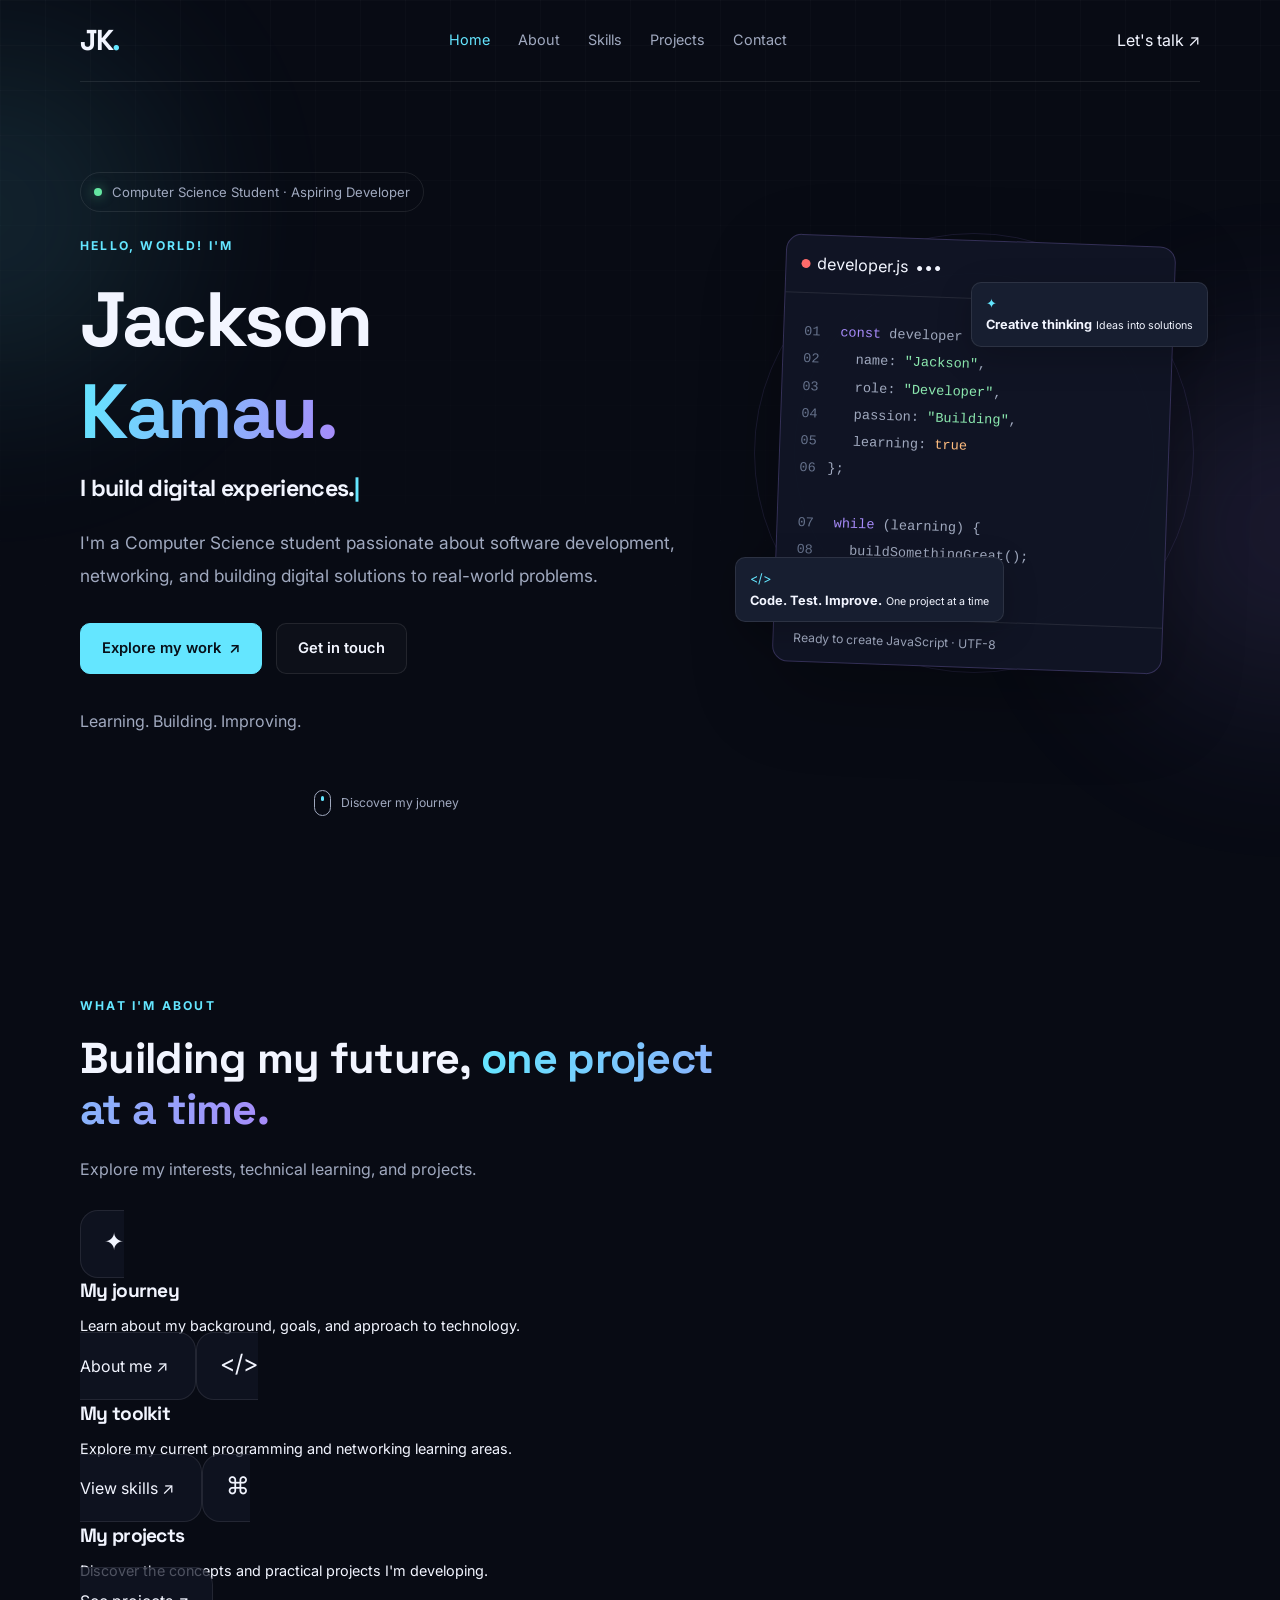
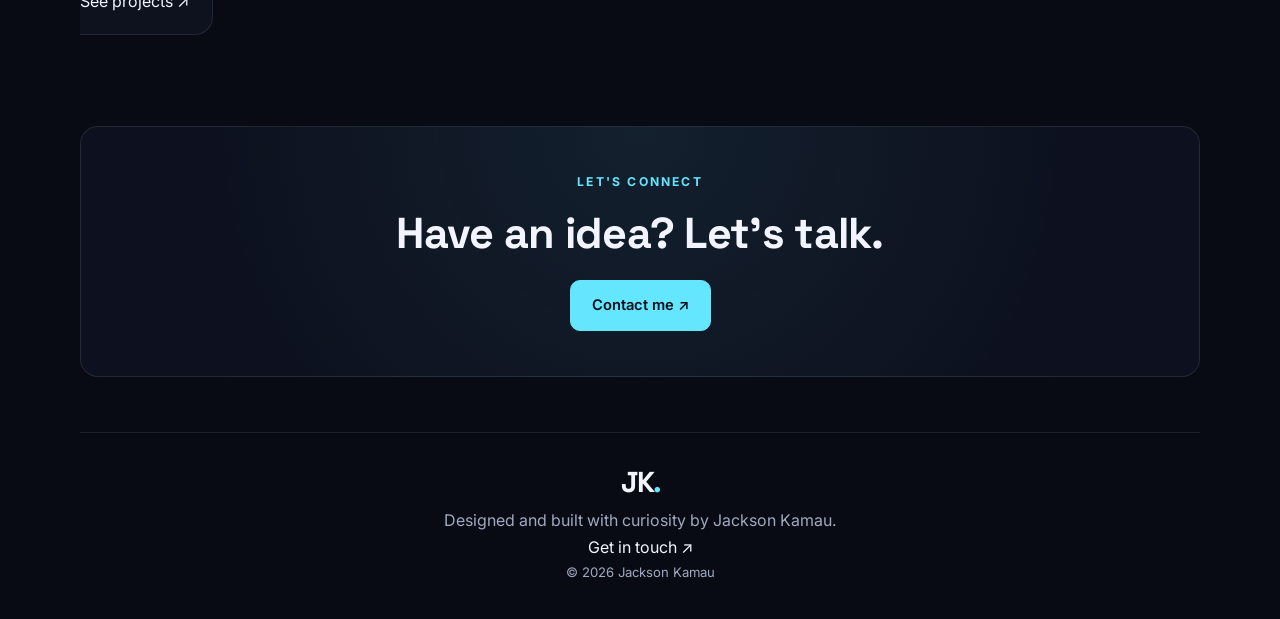
<file: index.html>
<!DOCTYPE html>
<html lang="en">
<head>
    <meta charset="UTF-8">
    <meta name="viewport" content="width=device-width, initial-scale=1.0">
    <meta name="description" content="Jackson Kamau's personal developer portfolio.">
    <title>Jackson Kamau | Portfolio</title>

    <link rel="preconnect" href="https://fonts.googleapis.com">
    <link rel="preconnect" href="https://fonts.gstatic.com" crossorigin>
    <link href="https://fonts.googleapis.com/css2?family=Inter:wght@400;500;600;700;800&family=Space+Grotesk:wght@400;500;600;700&display=swap" rel="stylesheet">

    <link rel="stylesheet" href="style.css">
    <script src="script.js" defer></script>
</head>
<body>
    <div class="progress-bar" id="progressBar"></div>
    <div class="ambient ambient-one"></div>
    <div class="ambient ambient-two"></div>

    <header class="navbar">
        <a class="logo" href="index.html">JK<span>.</span></a>

        <button class="menu-toggle" id="menuToggle"
                aria-label="Toggle navigation" aria-expanded="false">
            ☰
        </button>

        <nav class="nav-links" id="navLinks">
            <a href="index.html" class="nav-link active">Home</a>
            <a href="about.html" class="nav-link">About</a>
            <a href="skills.html" class="nav-link">Skills</a>
            <a href="projects.html" class="nav-link">Projects</a>
            <a href="contact.html" class="nav-link">Contact</a>
        </nav>

        <a href="contact.html" class="nav-cta">Let's talk <span>↗</span></a>
    </header>

    <main>
        <section class="hero section">
            <div class="hero-content reveal">
                <div class="availability">
                    <span class="status-dot"></span>
                    Computer Science Student · Aspiring Developer
                </div>

                <p class="eyebrow">HELLO, WORLD! I'M</p>
                <h1>Jackson<br><span class="gradient-text">Kamau.</span></h1>

                <h2 class="hero-subtitle">
                    I build <span id="typedText">digital experiences.</span><span class="cursor">|</span>
                </h2>

                <p class="hero-description">
                    I'm a Computer Science student passionate about
                    software development, networking, and building
                    digital solutions to real-world problems.
                </p>

                <div class="hero-buttons">
                    <a href="projects.html" class="button button-primary">
                        Explore my work <span>↗</span>
                    </a>
                    <a href="contact.html" class="button button-outline">
                        Get in touch
                    </a>
                </div>

                <div class="social-proof">
                    <span class="social-line"></span>
                    <p>Learning. Building. Improving.</p>
                </div>
            </div>

            <div class="hero-visual reveal">
                <div class="orbit orbit-one"></div>
                <div class="orbit orbit-two"></div>

                <div class="code-card">
                    <div class="code-top">
                        <div class="window-dots">
                            <span></span><span></span><span></span>
                        </div>
                        <span>developer.js</span>
                        <span>•••</span>
                    </div>

                    <div class="code-content">
                        <p><span class="line-number">01</span>
                            <span class="purple">const</span> developer = {</p>
                        <p><span class="line-number">02</span>
                            &nbsp; name: <span class="green">"Jackson"</span>,</p>
                        <p><span class="line-number">03</span>
                            &nbsp; role: <span class="green">"Developer"</span>,</p>
                        <p><span class="line-number">04</span>
                            &nbsp; passion: <span class="green">"Building"</span>,</p>
                        <p><span class="line-number">05</span>
                            &nbsp; learning: <span class="orange">true</span></p>
                        <p><span class="line-number">06</span>};</p>
                        <br>
                        <p><span class="line-number">07</span>
                            <span class="purple">while</span> (learning) {</p>
                        <p><span class="line-number">08</span>
                            &nbsp; buildSomethingGreat();</p>
                        <p><span class="line-number">09</span>}</p>
                    </div>

                    <div class="code-footer">
                        <span><span class="status-dot"></span> Ready to create</span>
                        <span>JavaScript · UTF-8</span>
                    </div>
                </div>

                <div class="floating-badge badge-top">
                    <span class="badge-icon">✦</span>
                    <div>
                        <strong>Creative thinking</strong>
                        <small>Ideas into solutions</small>
                    </div>
                </div>

                <div class="floating-badge badge-bottom">
                    <span class="badge-icon">&lt;/&gt;</span>
                    <div>
                        <strong>Code. Test. Improve.</strong>
                        <small>One project at a time</small>
                    </div>
                </div>
            </div>

            <a class="scroll-hint" href="about.html">
                <span class="scroll-wheel"></span> Discover my journey
            </a>
        </section>

        <section class="section home-highlights">
            <div class="section-heading reveal">
                <p class="eyebrow">WHAT I'M ABOUT</p>
                <h2>Building my future, <span class="gradient-text">one project at a time.</span></h2>
                <p>Explore my interests, technical learning, and projects.</p>
            </div>

            <div class="highlights-grid">
                <a href="about.html" class="info-card reveal">
                    <span class="info-icon">✦</span>
                    <h3>My journey</h3>
                    <p>Learn about my background, goals, and approach to technology.</p>
                    <span class="text-link">About me ↗</span>
                </a>

                <a href="skills.html" class="info-card reveal">
                    <span class="info-icon">&lt;/&gt;</span>
                    <h3>My toolkit</h3>
                    <p>Explore my current programming and networking learning areas.</p>
                    <span class="text-link">View skills ↗</span>
                </a>

                <a href="projects.html" class="info-card reveal">
                    <span class="info-icon">⌘</span>
                    <h3>My projects</h3>
                    <p>Discover the concepts and practical projects I'm developing.</p>
                    <span class="text-link">See projects ↗</span>
                </a>
            </div>
        </section>

        <section class="section mini-contact reveal">
            <p class="eyebrow">LET'S CONNECT</p>
            <h2>Have an idea? Let's talk.</h2>
            <a class="button button-primary" href="contact.html">Contact me ↗</a>
        </section>
    </main>

    <footer class="footer">
        <a class="logo" href="index.html">JK<span>.</span></a>
        <p>Designed and built with curiosity by Jackson Kamau.</p>
        <a href="contact.html">Get in touch ↗</a>
        <p class="copyright">© <span id="year"></span> Jackson Kamau</p>
    </footer>
</body>
</html>
</file>
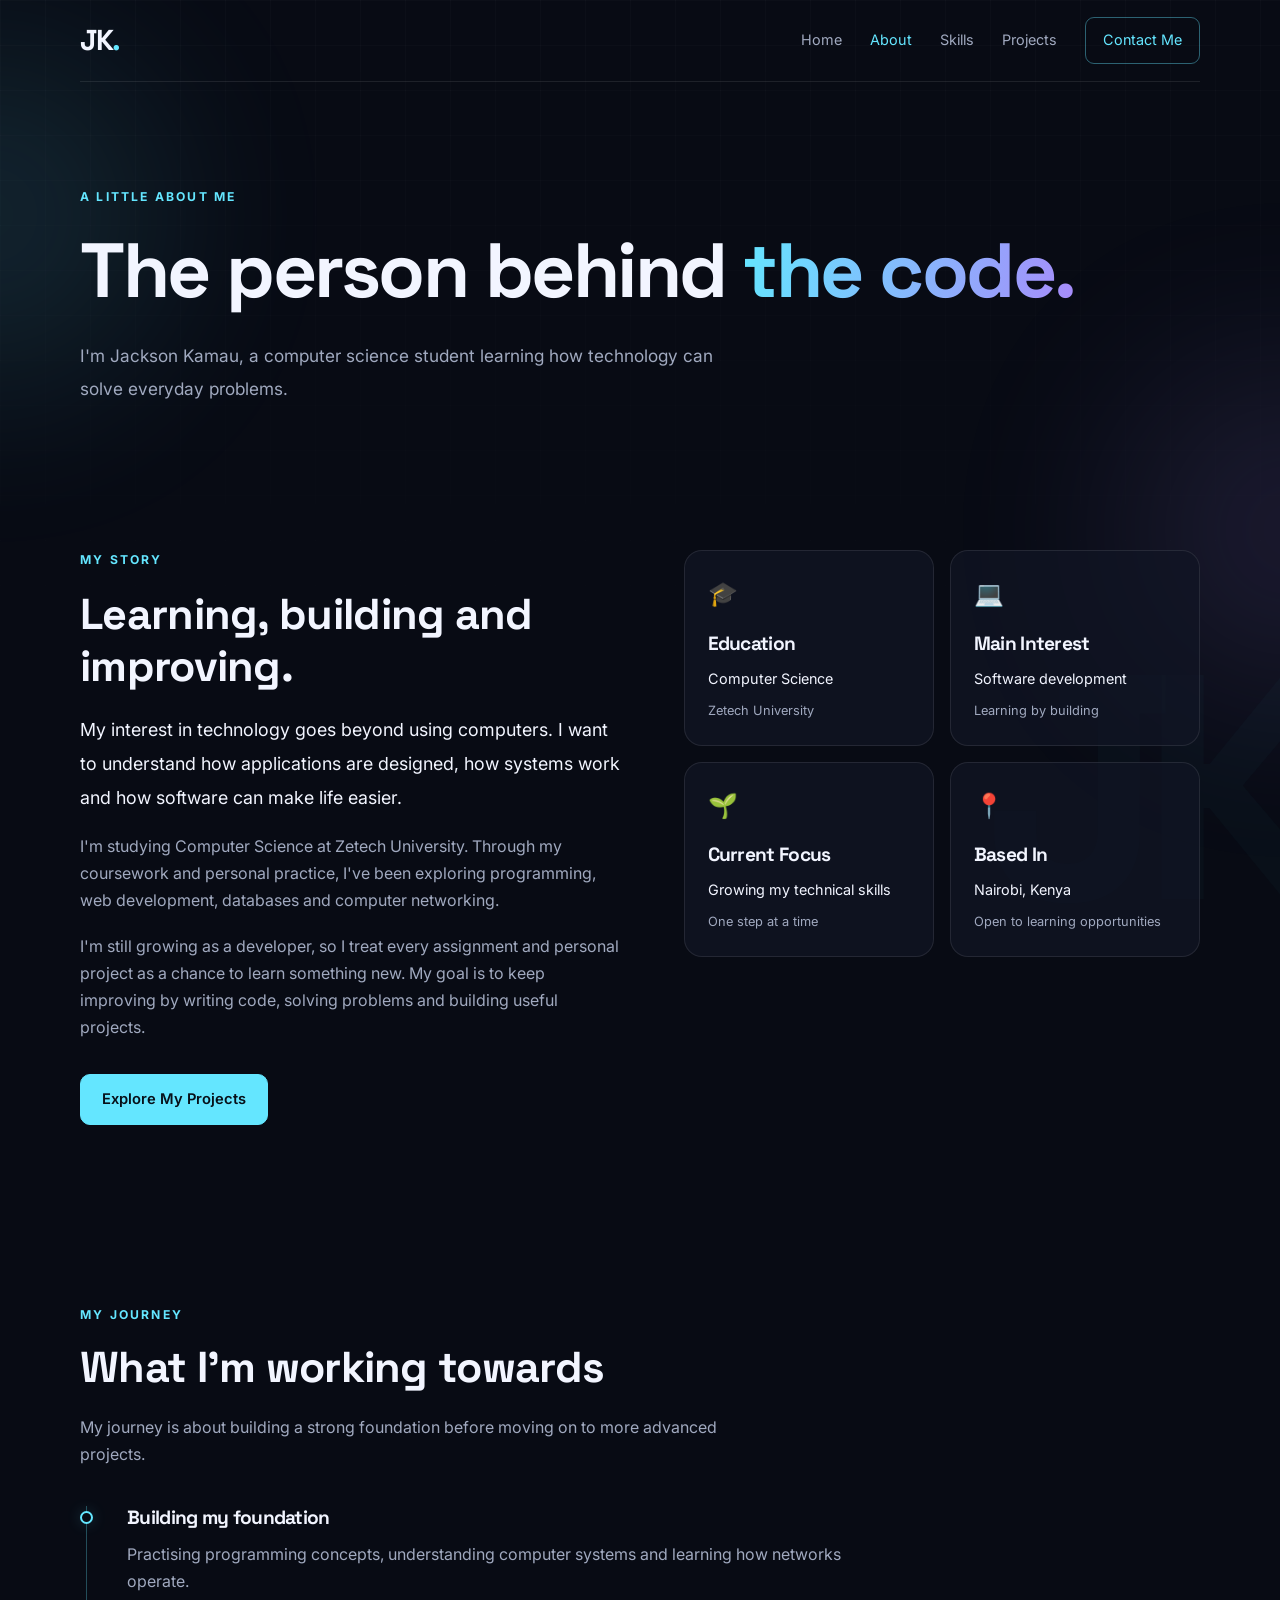
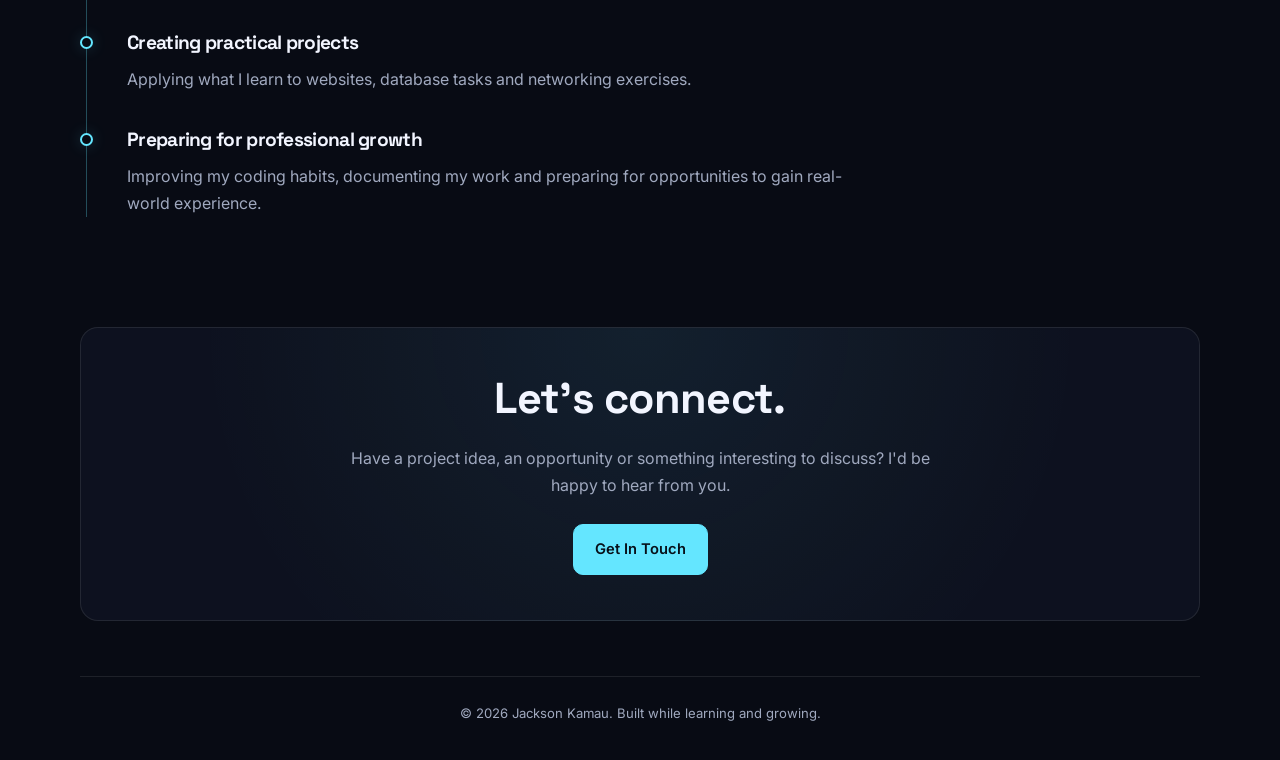
<file: about.html>
<!DOCTYPE html>
<html lang="en">
<head>
    <meta charset="UTF-8">
    <meta name="viewport" content="width=device-width, initial-scale=1.0">

    <title>About Me | Jackson Kamau</title>

    <meta name="description"
          content="Learn more about Jackson Kamau, a computer science student interested in software development and technology.">

    <link rel="stylesheet" href="style.css">

    <script src="script.js" defer></script>
</head>

<body>


    <div class="ambient ambient-one"></div>
    <div class="ambient ambient-two"></div>


    <div class="watermark" aria-hidden="true">JK</div>

    <header class="navbar">
        <a href="index.html" class="logo">JK<span>.</span></a>

        <button class="menu-toggle"
                id="menuToggle"
                aria-label="Open navigation menu"
                aria-expanded="false">
            ☰
        </button>

        <nav class="nav-links" id="navLinks">
            <a href="index.html" class="nav-link">Home</a>
            <a href="about.html" class="nav-link active">About</a>
            <a href="skills.html" class="nav-link">Skills</a>
            <a href="projects.html" class="nav-link">Projects</a>
            <a href="contact.html" class="nav-link nav-cta">Contact Me</a>
        </nav>
    </header>

    <main>

    
        <section class="section page-hero reveal">
            <p class="eyebrow">A LITTLE ABOUT ME</p>

            <h1>
                The person behind
                <span class="gradient-text">the code.</span>
            </h1>

            <p class="hero-description">
                I'm Jackson Kamau, a computer science student learning how
                technology can solve everyday problems.
            </p>
        </section>


        <section class="section about-section reveal">
            <div class="about-grid">

                <div class="about-copy">
                    <p class="eyebrow">MY STORY</p>

                    <h2>Learning, building and improving.</h2>

                    <p class="large-copy">
                        My interest in technology goes beyond using computers.
                        I want to understand how applications are designed,
                        how systems work and how software can make life easier.
                    </p>

                    <p>
                        I'm studying Computer Science at Zetech University.
                        Through my coursework and personal practice, I've been
                        exploring programming, web development, databases and
                        computer networking.
                    </p>

                    <p>
                        I'm still growing as a developer, so I treat every
                        assignment and personal project as a chance to learn
                        something new. My goal is to keep improving by writing
                        code, solving problems and building useful projects.
                    </p>

                    <a href="projects.html" class="button button-primary">
                        Explore My Projects
                    </a>
                </div>

            
                <div class="about-cards">

                    <article class="info-card">
                        <span class="info-icon">🎓</span>
                        <h3>Education</h3>
                        <p>Computer Science </p>
                        <span class="small-note">Zetech University</span>
                    </article>

                    <article class="info-card">
                        <span class="info-icon">💻</span>
                        <h3>Main Interest</h3>
                        <p>Software development</p>
                        <span class="small-note">Learning by building</span>
                    </article>

                    <article class="info-card">
                        <span class="info-icon">🌱</span>
                        <h3>Current Focus</h3>
                        <p>Growing my technical skills</p>
                        <span class="small-note">One step at a time</span>
                    </article>

                    <article class="info-card">
                        <span class="info-icon">📍</span>
                        <h3>Based In</h3>
                        <p>Nairobi, Kenya</p>
                        <span class="small-note">Open to learning opportunities</span>
                    </article>

                </div>
            </div>
        </section>

    
        <section class="section reveal">
            <div class="section-heading">
                <p class="eyebrow">MY JOURNEY</p>
                <h2>What I'm working towards</h2>
                <p>
                    My journey is about building a strong foundation before
                    moving on to more advanced projects.
                </p>
            </div>

            <div class="timeline">

                <article class="timeline-item">
                    <div class="timeline-marker"></div>

                    <div>
                        <h3>Building my foundation</h3>
                        <p>
                            Practising programming concepts, understanding
                            computer systems and learning how networks operate.
                        </p>
                    </div>
                </article>

                <article class="timeline-item">
                    <div class="timeline-marker"></div>

                    <div>
                        <h3>Creating practical projects</h3>
                        <p>
                            Applying what I learn to websites, database tasks
                            and networking exercises.
                        </p>
                    </div>
                </article>

                <article class="timeline-item">
                    <div class="timeline-marker"></div>

                    <div>
                        <h3>Preparing for professional growth</h3>
                        <p>
                            Improving my coding habits, documenting my work
                            and preparing for opportunities to gain real-world
                            experience.
                        </p>
                    </div>
                </article>

            </div>
        </section>

        
        <section class="section mini-contact reveal">
            <h2>Let's connect.</h2>

            <p>
                Have a project idea, an opportunity or something interesting
                to discuss? I'd be happy to hear from you.
            </p>

            <a href="contact.html" class="button button-primary">
                Get In Touch
            </a>
        </section>

    </main>

    <footer class="footer">
        <p class="copyright">
            © <span id="year"></span> Jackson Kamau.
            Built while learning and growing.
        </p>
    </footer>

</body>
</html>
</file>
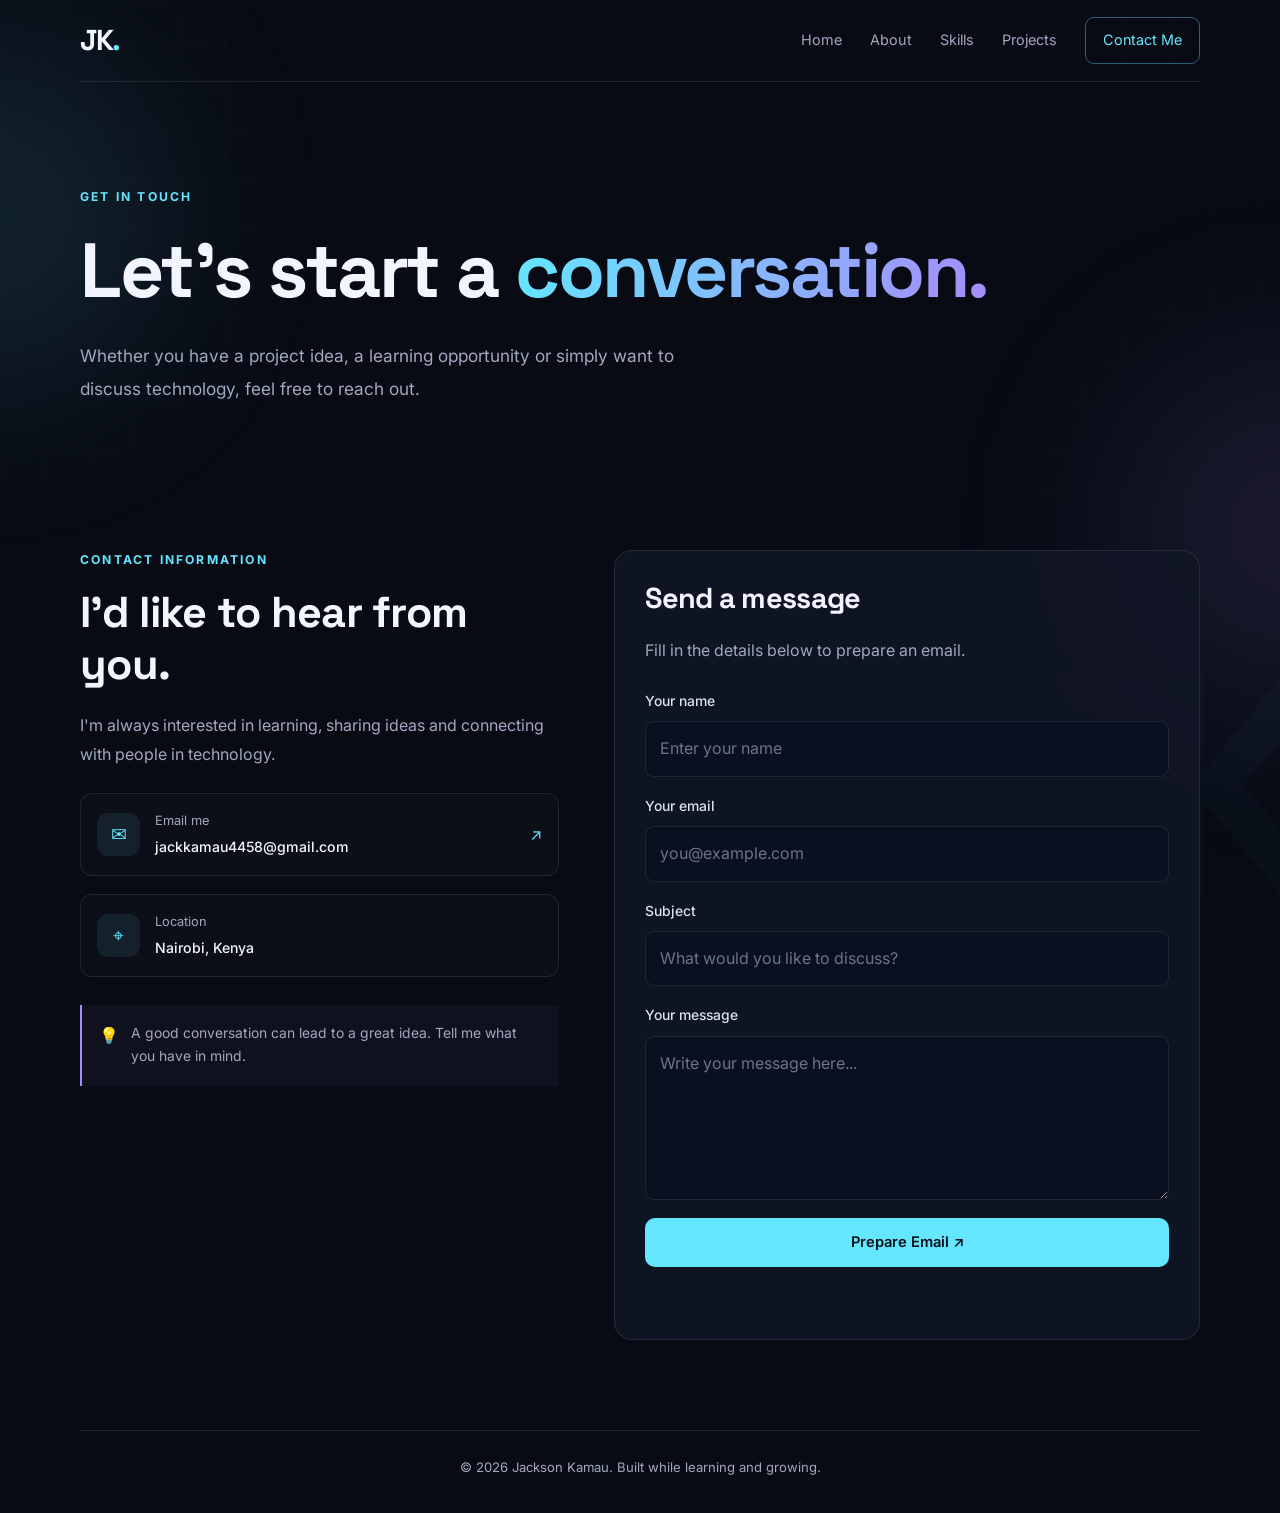
<file: contact.html>
<!DOCTYPE html>
<html lang="en">
<head>
    <meta charset="UTF-8">
    <meta name="viewport" content="width=device-width, initial-scale=1.0">

    <title>Contact Me | Jackson Kamau</title>

    <meta name="description"
          content="Contact Jackson Kamau about projects, collaboration and technology opportunities.">

    <link rel="stylesheet" href="style.css">
    <script src="script.js" defer></script>
</head>

<body>

    <div class="ambient ambient-one"></div>
    <div class="ambient ambient-two"></div>
    <div class="watermark" aria-hidden="true">JK</div>


    <header class="navbar">
        <a href="index.html" class="logo">JK<span>.</span></a>

        <button class="menu-toggle"
                id="menuToggle"
                aria-label="Open navigation menu"
                aria-expanded="false">
            ☰
        </button>

        <nav class="nav-links" id="navLinks">
            <a href="index.html" class="nav-link">Home</a>
            <a href="about.html" class="nav-link">About</a>
            <a href="skills.html" class="nav-link">Skills</a>
            <a href="projects.html" class="nav-link">Projects</a>
            <a href="contact.html" class="nav-link nav-cta active">Contact Me</a>
        </nav>
    </header>

    <main>

    
        <section class="section page-hero reveal">
            <p class="eyebrow">GET IN TOUCH</p>

            <h1>
                Let's start a
                <span class="gradient-text">conversation.</span>
            </h1>

            <p class="hero-description">
                Whether you have a project idea, a learning opportunity
                or simply want to discuss technology, feel free to reach out.
            </p>
        </section>

        
        <section class="section contact-section reveal">

            <div class="contact-grid">

            
                <div class="contact-details">

                    <p class="eyebrow">CONTACT INFORMATION</p>

                    <h2>I'd like to hear from you.</h2>

                    <p class="muted-copy">
                        I'm always interested in learning, sharing ideas
                        and connecting with people in technology.
                    </p>

                    <a href="mailto:jackkamau4458@gmail.com"
                       class="contact-method">

                        <span class="contact-method-icon">✉</span>

                        <span>
                            <span class="small-note">Email me</span>
                            <strong>jackkamau4458@gmail.com</strong>
                        </span>

                        <span class="contact-arrow">↗</span>
                    </a>

                    <div class="contact-method">

                        <span class="contact-method-icon">⌖</span>

                        <span>
                            <span class="small-note">Location</span>
                            <strong>Nairobi, Kenya</strong>
                        </span>

                    </div>

                    <div class="contact-note">
                        <span>💡</span>

                        <p>
                            A good conversation can lead to a great idea.
                            Tell me what you have in mind.
                        </p>
                    </div>

                </div>

    
                <div class="contact-panel">

                    <h2>Send a message</h2>

                    <p class="muted-copy">
                        Fill in the details below to prepare an email.
                    </p>

                    <form class="contact-form"
                          id="contactForm">

                        <div class="form-group">
                            <label for="name">Your name</label>

                            <input
                                type="text"
                                id="name"
                                name="name"
                                placeholder="Enter your name"
                                autocomplete="name"
                                required>
                        </div>

                        <div class="form-group">
                            <label for="email">Your email</label>

                            <input
                                type="email"
                                id="email"
                                name="email"
                                placeholder="you@example.com"
                                autocomplete="email"
                                required>
                        </div>

                        <div class="form-group">
                            <label for="subject">Subject</label>

                            <input
                                type="text"
                                id="subject"
                                name="subject"
                                placeholder="What would you like to discuss?"
                                required>
                        </div>

                        <div class="form-group">
                            <label for="message">Your message</label>

                            <textarea
                                id="message"
                                name="message"
                                rows="5"
                                placeholder="Write your message here..."
                                required></textarea>
                        </div>

                        <button type="submit"
                                class="button button-primary form-button">
                            Prepare Email ↗
                        </button>

                        <p class="form-status"
                           id="formStatus"
                           role="status"
                           aria-live="polite"></p>

                    </form>

                </div>

            </div>

        </section>

    </main>

    <footer class="footer">
        <p class="copyright">
            © <span id="year"></span> Jackson Kamau.
            Built while learning and growing.
        </p>
    </footer>

</body>
</html>
</file>
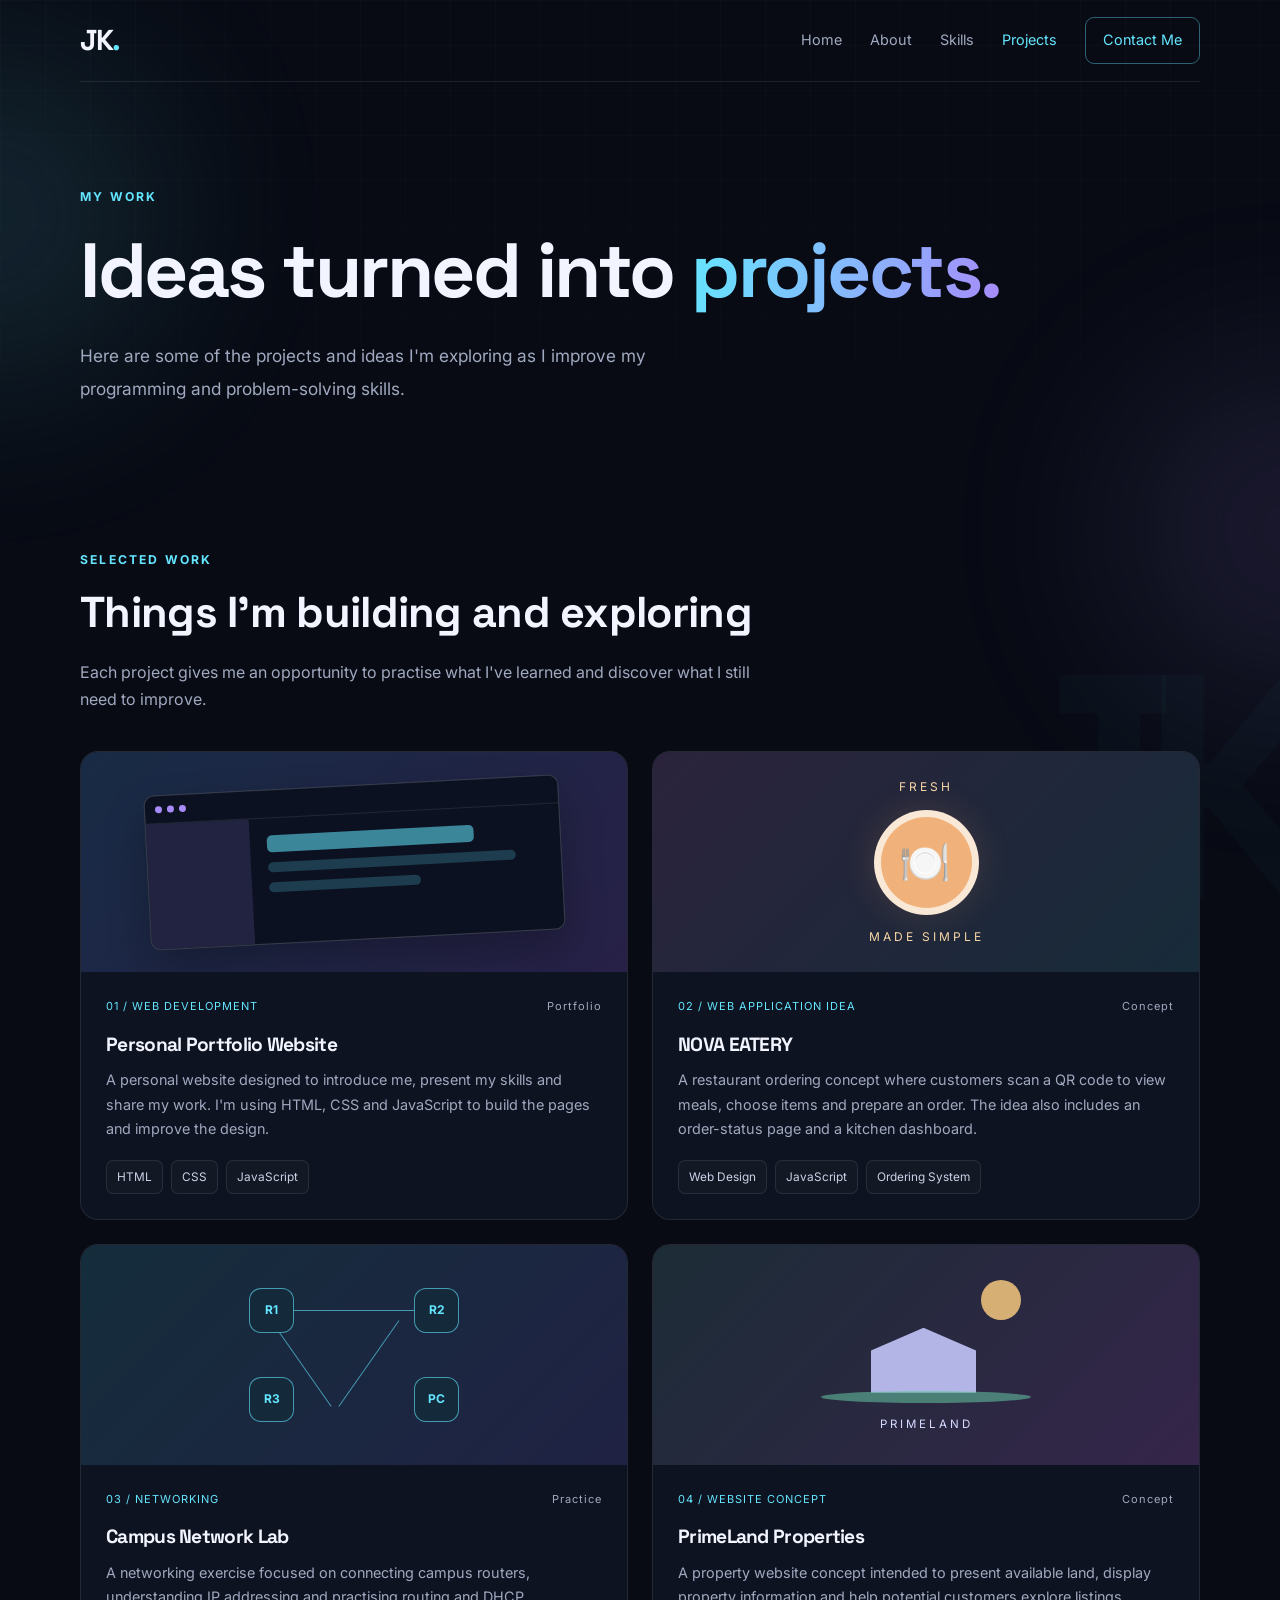
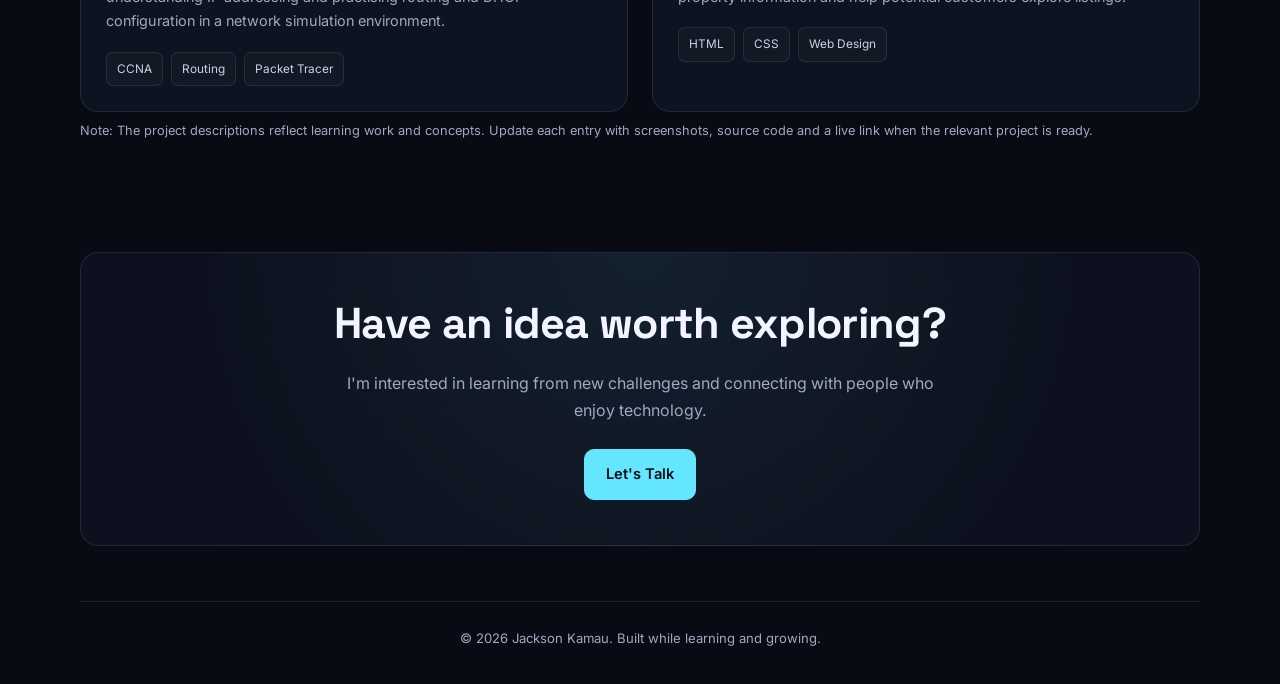
<file: project.html>
<!DOCTYPE html>
<html lang="en">
<head>
    <meta charset="UTF-8">
    <meta name="viewport" content="width=device-width, initial-scale=1.0">

    <title>My Projects | Jackson Kamau</title>

    <meta name="description"
          content="Explore Jackson Kamau's web development, networking and software project work.">

    <link rel="stylesheet" href="style.css">
    <script src="script.js" defer></script>
</head>

<body>

    <div class="ambient ambient-one"></div>
    <div class="ambient ambient-two"></div>
    <div class="watermark" aria-hidden="true">JK</div>

    <!-- Navigation -->
    <header class="navbar">
        <a href="index.html" class="logo">JK<span>.</span></a>

        <button class="menu-toggle"
                id="menuToggle"
                aria-label="Open navigation menu"
                aria-expanded="false">
            ☰
        </button>

        <nav class="nav-links" id="navLinks">
            <a href="index.html" class="nav-link">Home</a>
            <a href="about.html" class="nav-link">About</a>
            <a href="skills.html" class="nav-link">Skills</a>
            <a href="projects.html" class="nav-link active">Projects</a>
            <a href="contact.html" class="nav-link nav-cta">Contact Me</a>
        </nav>
    </header>

    <main>


        <section class="section page-hero reveal">
            <p class="eyebrow">MY WORK</p>

            <h1>
                Ideas turned into
                <span class="gradient-text">projects.</span>
            </h1>

            <p class="hero-description">
                Here are some of the projects and ideas I'm exploring
                as I improve my programming and problem-solving skills.
            </p>
        </section>

    
        <section class="section reveal">

            <div class="section-heading">
                <p class="eyebrow">SELECTED WORK</p>
                <h2>Things I'm building and exploring</h2>

                <p>
                    Each project gives me an opportunity to practise
                    what I've learned and discover what I still need
                    to improve.
                </p>
            </div>

            <div class="projects-grid">

    
                <article class="project-card">

                    <div class="project-art art-one">
                        <div class="mock-browser">
                            <div class="mock-dots">
                                <span></span>
                                <span></span>
                                <span></span>
                            </div>

                            <div class="mock-layout">
                                <div class="mock-sidebar"></div>

                                <div class="mock-main">
                                    <div></div>
                                    <div></div>
                                    <div></div>
                                </div>
                            </div>
                        </div>
                    </div>

                    <div class="project-info">
                        <div class="project-meta">
                            <span>01 / WEB DEVELOPMENT</span>
                            <span>Portfolio</span>
                        </div>

                        <h3>Personal Portfolio Website</h3>

                        <p>
                            A personal website designed to introduce me,
                            present my skills and share my work. I'm using
                            HTML, CSS and JavaScript to build the pages
                            and improve the design.
                        </p>

                        <div class="tags">
                            <span>HTML</span>
                            <span>CSS</span>
                            <span>JavaScript</span>
                        </div>
                    </div>

                </article>

    
                <article class="project-card">

                    <div class="project-art art-two">
                        <div class="food-illustration">
                            <span>FRESH</span>
                            <div class="food-plate">🍽️</div>
                            <span>MADE SIMPLE</span>
                        </div>
                    </div>

                    <div class="project-info">
                        <div class="project-meta">
                            <span>02 / WEB APPLICATION IDEA</span>
                            <span>Concept</span>
                        </div>

                        <h3>NOVA EATERY</h3>

                        <p>
                            A restaurant ordering concept where customers
                            scan a QR code to view meals, choose items and
                            prepare an order. The idea also includes an
                            order-status page and a kitchen dashboard.
                        </p>

                        <div class="tags">
                            <span>Web Design</span>
                            <span>JavaScript</span>
                            <span>Ordering System</span>
                        </div>
                    </div>

                </article>

        
                <article class="project-card">

                    <div class="project-art art-three">
                        <div class="network-visual">
                            <span class="network-line line-a"></span>
                            <span class="network-line line-b"></span>
                            <span class="network-line line-c"></span>

                            <span class="node node-a">R1</span>
                            <span class="node node-b">R2</span>
                            <span class="node node-c">R3</span>
                            <span class="node node-d">PC</span>
                        </div>
                    </div>

                    <div class="project-info">
                        <div class="project-meta">
                            <span>03 / NETWORKING</span>
                            <span>Practice</span>
                        </div>

                        <h3>Campus Network Lab</h3>

                        <p>
                            A networking exercise focused on connecting
                            campus routers, understanding IP addressing
                            and practising routing and DHCP configuration
                            in a network simulation environment.
                        </p>

                        <div class="tags">
                            <span>CCNA</span>
                            <span>Routing</span>
                            <span>Packet Tracer</span>
                        </div>
                    </div>

                </article>

        
                <article class="project-card">

                    <div class="project-art art-four">
                        <div class="property-illustration">
                            <div class="property-sun"></div>
                            <div class="property-house"></div>
                            <div class="property-ground"></div>
                            <span class="property-label">PRIMELAND</span>
                        </div>
                    </div>

                    <div class="project-info">
                        <div class="project-meta">
                            <span>04 / WEBSITE CONCEPT</span>
                            <span>Concept</span>
                        </div>

                        <h3>PrimeLand Properties</h3>

                        <p>
                            A property website concept intended to present
                            available land, display property information
                            and help potential customers explore listings.
                        </p>

                        <div class="tags">
                            <span>HTML</span>
                            <span>CSS</span>
                            <span>Web Design</span>
                        </div>
                    </div>

                </article>

            </div>

            <p class="small-note">
                Note: The project descriptions reflect learning work
                and concepts. Update each entry with screenshots, source
                code and a live link when the relevant project is ready.
            </p>

        </section>

        <!-- Closing section -->
        <section class="section mini-contact reveal">
            <h2>Have an idea worth exploring?</h2>

            <p>
                I'm interested in learning from new challenges and
                connecting with people who enjoy technology.
            </p>

            <a href="contact.html" class="button button-primary">
                Let's Talk
            </a>
        </section>

    </main>

    <footer class="footer">
        <p class="copyright">
            © <span id="year"></span> Jackson Kamau.
            Built while learning and growing.
        </p>
    </footer>

</body>
</html>
</file>
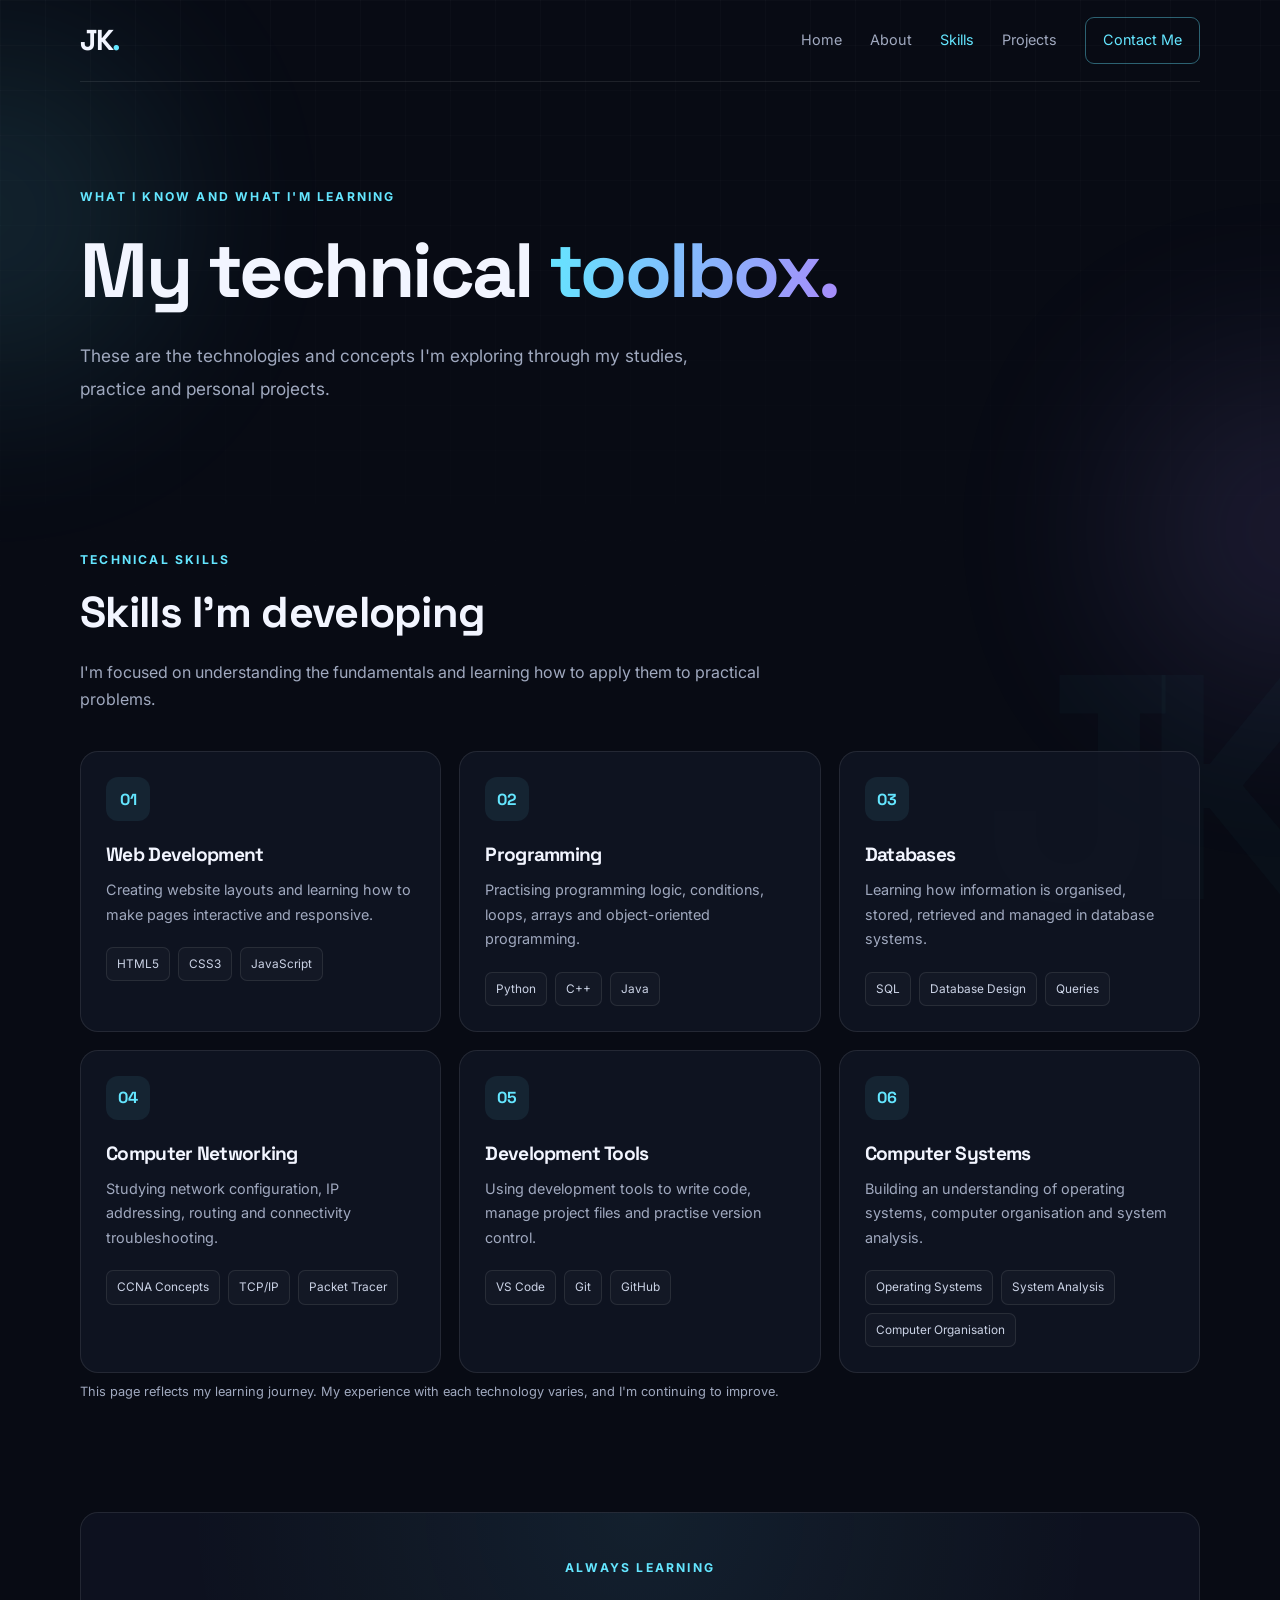
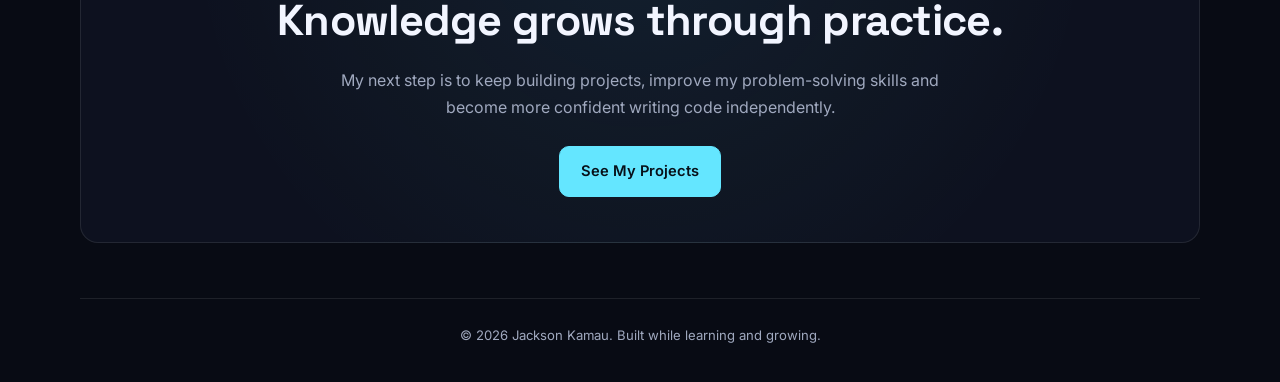
<file: skills.html>
<!DOCTYPE html>
<html lang="en">
<head>
    <meta charset="UTF-8">
    <meta name="viewport" content="width=device-width, initial-scale=1.0">

    <title>My Skills | Jackson Kamau</title>

    <meta name="description"
          content="Explore Jackson Kamau's computer science skills, including web development, programming, databases and networking.">

    <link rel="stylesheet" href="style.css">
    <script src="script.js" defer></script>
</head>

<body>

    <div class="ambient ambient-one"></div>
    <div class="ambient ambient-two"></div>


    <div class="watermark" aria-hidden="true">JK</div>

    
    <header class="navbar">
        <a href="index.html" class="logo">JK<span>.</span></a>

        <button class="menu-toggle"
                id="menuToggle"
                aria-label="Open navigation menu"
                aria-expanded="false">
            ☰
        </button>

        <nav class="nav-links" id="navLinks">
            <a href="index.html" class="nav-link">Home</a>
            <a href="about.html" class="nav-link">About</a>
            <a href="skills.html" class="nav-link active">Skills</a>
            <a href="projects.html" class="nav-link">Projects</a>
            <a href="contact.html" class="nav-link nav-cta">Contact Me</a>
        </nav>
    </header>

    <main>


        <section class="section page-hero reveal">
            <p class="eyebrow">WHAT I KNOW AND WHAT I'M LEARNING</p>

            <h1>
                My technical
                <span class="gradient-text">toolbox.</span>
            </h1>

            <p class="hero-description">
                These are the technologies and concepts I'm exploring
                through my studies, practice and personal projects.
            </p>
        </section>

    
        <section class="section reveal">

            <div class="section-heading">
                <p class="eyebrow">TECHNICAL SKILLS</p>
                <h2>Skills I'm developing</h2>

                <p>
                    I'm focused on understanding the fundamentals and
                    learning how to apply them to practical problems.
                </p>
            </div>

            <div class="skills-grid">

    
                <article class="skill-card">
                    <div class="skill-symbol">01</div>

                    <h3>Web Development</h3>

                    <p>
                        Creating website layouts and learning how to make
                        pages interactive and responsive.
                    </p>

                    <div class="tags">
                        <span>HTML5</span>
                        <span>CSS3</span>
                        <span>JavaScript</span>
                    </div>
                </article>

        
                <article class="skill-card">
                    <div class="skill-symbol">02</div>

                    <h3>Programming</h3>

                    <p>
                        Practising programming logic, conditions, loops,
                        arrays and object-oriented programming.
                    </p>

                    <div class="tags">
                        <span>Python</span>
                        <span>C++</span>
                        <span>Java</span>
                    </div>
                </article>

    
                <article class="skill-card">
                    <div class="skill-symbol">03</div>

                    <h3>Databases</h3>

                    <p>
                        Learning how information is organised, stored,
                        retrieved and managed in database systems.
                    </p>

                    <div class="tags">
                        <span>SQL</span>
                        <span>Database Design</span>
                        <span>Queries</span>
                    </div>
                </article>

        
                <article class="skill-card">
                    <div class="skill-symbol">04</div>

                    <h3>Computer Networking</h3>

                    <p>
                        Studying network configuration, IP addressing,
                        routing and connectivity troubleshooting.
                    </p>

                    <div class="tags">
                        <span>CCNA Concepts</span>
                        <span>TCP/IP</span>
                        <span>Packet Tracer</span>
                    </div>
                </article>

            
                <article class="skill-card">
                    <div class="skill-symbol">05</div>

                    <h3>Development Tools</h3>

                    <p>
                        Using development tools to write code, manage
                        project files and practise version control.
                    </p>

                    <div class="tags">
                        <span>VS Code</span>
                        <span>Git</span>
                        <span>GitHub</span>
                    </div>
                </article>

        
                <article class="skill-card">
                    <div class="skill-symbol">06</div>

                    <h3>Computer Systems</h3>

                    <p>
                        Building an understanding of operating systems,
                        computer organisation and system analysis.
                    </p>

                    <div class="tags">
                        <span>Operating Systems</span>
                        <span>System Analysis</span>
                        <span>Computer Organisation</span>
                    </div>
                </article>

            </div>

            <p class="small-note">
                This page reflects my learning journey. My experience with
                each technology varies, and I'm continuing to improve.
            </p>

        </section>


        <section class="section mini-contact reveal">
            <p class="eyebrow">ALWAYS LEARNING</p>

            <h2>Knowledge grows through practice.</h2>

            <p>
                My next step is to keep building projects, improve my
                problem-solving skills and become more confident writing
                code independently.
            </p>

            <a href="projects.html" class="button button-primary">
                See My Projects
            </a>
        </section>

    </main>

    <!-- Footer -->
    <footer class="footer">
        <p class="copyright">
            © <span id="year"></span> Jackson Kamau.
            Built while learning and growing.
        </p>
    </footer>

</body>
</html>
</file>
<file: style.css>
@import url('https://fonts.googleapis.com/css2?family=Inter:wght@400;500;600;700&family=Space+Grotesk:wght@400;500;600;700&display=swap');

:root {
    --background: #080b14;
    --surface: #111625;
    --surface-light: #171e30;
    --text: #f2f5ff;
    --muted: #a0a9bf;
    --cyan: #64e6ff;
    --purple: #a78bfa;
    --border: rgba(255, 255, 255, 0.09);
    --radius: 18px;
    --content-width: 1120px;
}

* {
    box-sizing: border-box;
    margin: 0;
    padding: 0;
}

html {
    scroll-behavior: smooth;
    scroll-padding-top: 90px;
}

body {
    min-height: 100vh;
    overflow-x: hidden;
    background: var(--background);
    color: var(--text);
    font-family: 'Inter', sans-serif;
    line-height: 1.7;
    position: relative;
}

body,
button,
input,
textarea {
    font-family: 'Inter', sans-serif;
}

a {
    color: inherit;
    text-decoration: none;
}

button,
input,
textarea {
    font: inherit;
}

button,
a {
    -webkit-tap-highlight-color: transparent;
}

button:focus-visible,
a:focus-visible,
input:focus-visible,
textarea:focus-visible {
    outline: 2px solid var(--cyan);
    outline-offset: 4px;
}

img {
    max-width: 100%;
    display: block;
}

::selection {
    background: var(--cyan);
    color: #080b14;
}

body::before {
    content: "";
    position: fixed;
    inset: 0;
    z-index: -3;
    pointer-events: none;
    background-image:
        linear-gradient(rgba(255, 255, 255, 0.018) 1px, transparent 1px),
        linear-gradient(90deg, rgba(255, 255, 255, 0.018) 1px, transparent 1px);
    background-size: 45px 45px;
    mask-image: linear-gradient(to bottom, black, transparent 80%);
}

.ambient {
    position: fixed;
    width: 340px;
    height: 340px;
    border-radius: 50%;
    filter: blur(100px);
    opacity: 0.13;
    pointer-events: none;
    z-index: -2;
}

.ambient-one {
    top: 5%;
    left: -180px;
    background: var(--cyan);
}

.ambient-two {
    right: -180px;
    top: 40%;
    background: var(--purple);
}

.watermark {
    position: fixed;
    right: -22px;
    bottom: -48px;
    z-index: -1;
    pointer-events: none;
    user-select: none;
    font-family: 'Space Grotesk', sans-serif;
    font-size: clamp(180px, 25vw, 350px);
    font-weight: 700;
    line-height: 1;
    letter-spacing: -0.12em;
    color: rgba(100, 230, 255, 0.025);
}

.navbar {
    width: min(var(--content-width), calc(100% - 48px));
    min-height: 82px;
    margin: 0 auto;
    display: flex;
    align-items: center;
    justify-content: space-between;
    gap: 24px;
    position: relative;
    z-index: 20;
    border-bottom: 1px solid var(--border);
}

.logo {
    font-family: 'Space Grotesk', sans-serif;
    font-size: 1.8rem;
    font-weight: 700;
    letter-spacing: -2px;
}

.logo span {
    color: var(--cyan);
}

.nav-links {
    display: flex;
    align-items: center;
    gap: 28px;
}

.nav-link {
    color: var(--muted);
    font-size: 0.9rem;
    transition: color 0.25s ease;
}

.nav-link:hover,
.nav-link.active {
    color: var(--cyan);
}

.nav-link.nav-cta {
    padding: 10px 17px;
    border: 1px solid rgba(100, 230, 255, 0.4);
    border-radius: 9px;
    color: var(--cyan);
}

.nav-link.nav-cta:hover {
    background: rgba(100, 230, 255, 0.09);
}

.menu-toggle {
    display: none;
    background: transparent;
    color: var(--text);
    border: 1px solid var(--border);
    border-radius: 9px;
    padding: 7px 12px;
    cursor: pointer;
    font-size: 1.25rem;
}

.section {
    width: min(var(--content-width), calc(100% - 48px));
    margin: 0 auto;
    padding: 90px 0;
}

.page-hero {
    padding-top: 105px;
    padding-bottom: 55px;
}

.eyebrow {
    margin-bottom: 16px;
    color: var(--cyan);
    font-size: 0.76rem;
    font-weight: 700;
    letter-spacing: 2.2px;
    text-transform: uppercase;
}

h1,
h2,
h3 {
    font-family: 'Space Grotesk', sans-serif;
    line-height: 1.2;
    letter-spacing: -0.7px;
}

h1 {
    font-size: clamp(2.7rem, 6vw, 5rem);
    font-weight: 700;
    letter-spacing: -2.5px;
}

h2 {
    font-size: clamp(1.8rem, 4vw, 2.7rem);
    margin-bottom: 20px;
}

h3 {
    font-size: 1.2rem;
    margin-bottom: 12px;
}

p {
    color: var(--muted);
}

.gradient-text {
    background: linear-gradient(100deg, var(--cyan), var(--purple));
    background-clip: text;
    -webkit-background-clip: text;
    -webkit-text-fill-color: transparent;
}

.hero-description {
    max-width: 650px;
    margin-top: 24px;
    font-size: 1.08rem;
    line-height: 1.9;
}

.section-heading {
    max-width: 680px;
    margin-bottom: 38px;
}

.section-heading > p:last-child {
    margin-top: 12px;
}

.button {
    display: inline-flex;
    align-items: center;
    justify-content: center;
    gap: 8px;
    min-height: 48px;
    padding: 12px 21px;
    border-radius: 10px;
    font-weight: 600;
    font-size: 0.92rem;
    cursor: pointer;
    transition:
        transform 0.25s ease,
        background 0.25s ease,
        border-color 0.25s ease;
}

.button:hover {
    transform: translateY(-3px);
}

.button-primary {
    background: var(--cyan);
    color: #071019;
    border: 1px solid var(--cyan);
}

.button-primary:hover {
    background: #a1f0ff;
}

.button-outline {
    border: 1px solid var(--border);
    color: var(--text);
    background: rgba(255, 255, 255, 0.025);
}

.button-outline:hover {
    border-color: var(--cyan);
    color: var(--cyan);
}

.hero-buttons {
    display: flex;
    flex-wrap: wrap;
    gap: 14px;
    margin-top: 30px;
}

.hero {
    min-height: 570px;
    display: grid;
    grid-template-columns: 1.15fr 0.85fr;
    align-items: center;
    gap: 55px;
}

.availability {
    display: inline-flex;
    align-items: center;
    gap: 10px;
    margin-bottom: 24px;
    padding: 8px 13px;
    border: 1px solid var(--border);
    border-radius: 30px;
    color: var(--muted);
    font-size: 0.82rem;
}

.status-dot {
    width: 8px;
    height: 8px;
    border-radius: 50%;
    background: #65e6a2;
    box-shadow: 0 0 12px rgba(101, 230, 162, 0.55);
}

.hero-subtitle {
    margin-top: 18px;
    font-size: clamp(1.1rem, 2vw, 1.45rem);
}

.cursor {
    color: var(--cyan);
    animation: blink 0.8s infinite;
}

.social-proof {
    margin-top: 34px;
}

.social-line {
    font-size: 0.83rem;
    margin-bottom: 12px;
}

.social-links {
    display: flex;
    flex-wrap: wrap;
    gap: 18px;
}

.social-links a {
    color: var(--muted);
    font-size: 0.88rem;
    transition: color 0.2s ease;
}

.social-links a:hover {
    color: var(--cyan);
}

.hero-visual {
    min-height: 390px;
    display: grid;
    place-items: center;
    position: relative;
}

.code-card {
    width: min(100%, 390px);
    overflow: hidden;
    background: rgba(17, 22, 37, 0.95);
    border: 1px solid rgba(167, 139, 250, 0.24);
    border-radius: 16px;
    box-shadow: 0 30px 80px rgba(0, 0, 0, 0.25);
    transform: rotate(2deg);
    transition: transform 0.3s ease;
}

.code-card:hover {
    transform: rotate(0deg) translateY(-5px);
}

.code-top {
    display: flex;
    align-items: center;
    gap: 7px;
    padding: 15px;
    border-bottom: 1px solid var(--border);
}

.window-dots {
    width: 9px;
    height: 9px;
    border-radius: 50%;
    background: #ff6b6b;
}

.window-dots:nth-child(2) {
    background: #ffd166;
}

.window-dots:nth-child(3) {
    background: #65e6a2;
}

.code-content {
    padding: 25px 20px;
    overflow-x: auto;
    font-family: monospace;
    font-size: 0.85rem;
    line-height: 2;
}

.line-number {
    display: inline-block;
    width: 28px;
    color: #65718b;
}

.purple {
    color: var(--purple);
}

.green {
    color: #8ce9b0;
}

.orange {
    color: #ffbd80;
}

.code-footer {
    padding: 12px 20px;
    border-top: 1px solid var(--border);
    color: var(--muted);
    font-size: 0.76rem;
}

.orbit {
    position: absolute;
    border: 1px solid rgba(100, 230, 255, 0.15);
    border-radius: 50%;
    pointer-events: none;
}

.orbit-one {
    width: 360px;
    height: 360px;
}

.orbit-two {
    width: 440px;
    height: 440px;
    border-color: rgba(167, 139, 250, 0.12);
}

.floating-badge {
    position: absolute;
    z-index: 2;
    padding: 10px 14px;
    background: var(--surface-light);
    border: 1px solid var(--border);
    border-radius: 10px;
    box-shadow: 0 10px 35px rgba(0, 0, 0, 0.2);
    font-size: 0.8rem;
}

.badge-top {
    top: 42px;
    right: -8px;
}

.badge-bottom {
    bottom: 45px;
    left: -12px;
}

.badge-icon {
    margin-right: 7px;
    color: var(--cyan);
}

.scroll-hint {
    display: flex;
    align-items: center;
    justify-content: center;
    gap: 10px;
    color: var(--muted);
    font-size: 0.76rem;
}

.scroll-wheel {
    width: 17px;
    height: 26px;
    border: 1px solid var(--muted);
    border-radius: 12px;
    position: relative;
}

.scroll-wheel::after {
    content: "";
    position: absolute;
    top: 5px;
    left: 6px;
    width: 3px;
    height: 5px;
    border-radius: 4px;
    background: var(--cyan);
    animation: scrollDown 1.5s infinite;
}
.about-grid {
    display: grid;
    grid-template-columns: 1fr 0.95fr;
    gap: 60px;
    align-items: start;
}

.about-copy > p {
    margin-bottom: 18px;
}

.about-copy .large-copy {
    color: var(--text);
    font-size: 1.12rem;
    line-height: 1.9;
}

.about-copy .button {
    margin-top: 15px;
}

.about-cards {
    display: grid;
    grid-template-columns: repeat(2, minmax(0, 1fr));
    gap: 16px;
}

.info-card {
    min-height: 180px;
    padding: 23px;
    border: 1px solid var(--border);
    border-radius: var(--radius);
    background: rgba(17, 22, 37, 0.72);
    transition: transform 0.25s ease, border-color 0.25s ease;
}

.info-card:hover {
    transform: translateY(-5px);
    border-color: rgba(100, 230, 255, 0.35);
}

.info-icon {
    display: inline-block;
    margin-bottom: 17px;
    font-size: 1.5rem;
}

.info-card p {
    color: var(--text);
    font-size: 0.9rem;
    margin-bottom: 5px;
}

.small-note {
    display: block;
    margin-top: 8px;
    color: var(--muted);
    font-size: 0.8rem;
}

/* Timeline */

.timeline {
    max-width: 780px;
    margin-top: 38px;
    margin-left: 6px;
    padding-left: 28px;
    border-left: 1px solid rgba(100, 230, 255, 0.3);
}

.timeline-item {
    position: relative;
    padding: 0 0 35px 12px;
}

.timeline-item:last-child {
    padding-bottom: 0;
}

.timeline-marker {
    position: absolute;
    left: -35px;
    top: 5px;
    width: 13px;
    height: 13px;
    background: var(--background);
    border: 2px solid var(--cyan);
    border-radius: 50%;
    box-shadow: 0 0 15px rgba(100, 230, 255, 0.2);
}

.timeline-item p {
    margin-top: 8px;
}

.skills-grid {
    display: grid;
    grid-template-columns: repeat(3, minmax(0, 1fr));
    gap: 18px;
}

.skill-card {
    padding: 25px;
    background: rgba(17, 22, 37, 0.78);
    border: 1px solid var(--border);
    border-radius: var(--radius);
    transition: transform 0.25s ease, border-color 0.25s ease;
}

.skill-card:hover {
    transform: translateY(-5px);
    border-color: rgba(167, 139, 250, 0.45);
}

.skill-symbol {
    display: grid;
    place-items: center;
    width: 44px;
    height: 44px;
    margin-bottom: 22px;
    border-radius: 12px;
    background: rgba(100, 230, 255, 0.08);
    color: var(--cyan);
    font-family: 'Space Grotesk', sans-serif;
    font-weight: 700;
}

.skill-card p {
    margin-bottom: 20px;
    font-size: 0.9rem;
}

.tags {
    display: flex;
    flex-wrap: wrap;
    gap: 8px;
    margin-top: 18px;
}

.tags span {
    display: inline-flex;
    padding: 6px 10px;
    border: 1px solid var(--border);
    border-radius: 7px;
    background: rgba(255, 255, 255, 0.025);
    color: #cbd3e6;
    font-size: 0.74rem;
}

/* 9. Projects page */

.projects-grid {
    display: grid;
    grid-template-columns: repeat(2, minmax(0, 1fr));
    gap: 24px;
}

.project-card {
    overflow: hidden;
    border: 1px solid var(--border);
    border-radius: var(--radius);
    background: rgba(17, 22, 37, 0.8);
    transition: transform 0.3s ease, border-color 0.3s ease;
}

.project-card:hover {
    transform: translateY(-6px);
    border-color: rgba(100, 230, 255, 0.35);
}

.project-art {
    min-height: 220px;
    display: grid;
    place-items: center;
    overflow: hidden;
    position: relative;
    background: #141b2d;
}

.art-one {
    background: linear-gradient(135deg, #182b45, #272047);
}

.art-two {
    background: linear-gradient(135deg, #2b233c, #172b39);
}

.art-three {
    background: linear-gradient(135deg, #142d3b, #202244);
}

.art-four {
    background: linear-gradient(135deg, #1c2c36, #35254a);
}

.mock-browser {
    width: 76%;
    border: 1px solid rgba(255, 255, 255, 0.18);
    border-radius: 10px;
    overflow: hidden;
    background: #0b1120;
    transform: rotate(-3deg);
    box-shadow: 0 20px 40px rgba(0, 0, 0, 0.25);
}

.mock-dots {
    display: flex;
    gap: 5px;
    padding: 10px;
    border-bottom: 1px solid var(--border);
}

.mock-dots span {
    width: 7px;
    height: 7px;
    border-radius: 50%;
    background: var(--purple);
}

.mock-layout {
    min-height: 125px;
    display: flex;
}

.mock-sidebar {
    width: 25%;
    background: rgba(167, 139, 250, 0.15);
}

.mock-main {
    flex: 1;
    padding: 17px;
}

.mock-main div {
    height: 10px;
    margin-bottom: 10px;
    border-radius: 5px;
    background: rgba(100, 230, 255, 0.2);
}

.mock-main div:first-child {
    width: 75%;
    height: 17px;
    background: rgba(100, 230, 255, 0.55);
}

.mock-main div:nth-child(2) {
    width: 90%;
}

.mock-main div:nth-child(3) {
    width: 55%;
}

.food-illustration {
    text-align: center;
    color: #f7d5a5;
    font-size: 0.75rem;
    letter-spacing: 3px;
}

.food-plate {
    display: grid;
    place-items: center;
    width: 105px;
    height: 105px;
    margin: 12px auto;
    border: 7px solid rgba(255, 255, 255, 0.7);
    border-radius: 50%;
    background: #f0b27a;
    font-size: 2.6rem;
    box-shadow: 0 0 35px rgba(255, 170, 100, 0.15);
}

.network-visual {
    position: relative;
    width: 250px;
    height: 150px;
}

.node {
    position: absolute;
    z-index: 2;
    display: grid;
    place-items: center;
    width: 45px;
    height: 45px;
    border: 1px solid rgba(100, 230, 255, 0.6);
    border-radius: 12px;
    background: #142a3b;
    color: var(--cyan);
    font-size: 0.75rem;
    font-weight: 700;
}

.node-a {
    top: 8px;
    left: 20px;
}

.node-b {
    top: 8px;
    right: 20px;
}

.node-c {
    bottom: 8px;
    left: 20px;
}

.node-d {
    bottom: 8px;
    right: 20px;
}

.network-line {
    position: absolute;
    z-index: 1;
    height: 1px;
    background: var(--cyan);
    opacity: 0.6;
    transform-origin: left center;
}

.line-a {
    width: 165px;
    top: 30px;
    left: 42px;
}

.line-b {
    width: 105px;
    top: 40px;
    left: 42px;
    transform: rotate(55deg);
}

.line-c {
    width: 105px;
    top: 40px;
    right: -25px;
    transform: rotate(125deg);
}

.property-illustration {
    position: relative;
    width: 230px;
    height: 160px;
}

.property-sun {
    position: absolute;
    top: 5px;
    right: 20px;
    width: 40px;
    height: 40px;
    border-radius: 50%;
    background: #f5c77d;
    opacity: 0.85;
}

.property-house {
    position: absolute;
    left: 60px;
    bottom: 42px;
    width: 105px;
    height: 65px;
    background: #b3b5e7;
    clip-path: polygon(0 35%, 50% 0, 100% 35%, 100% 100%, 0 100%);
}

.property-ground {
    position: absolute;
    left: 10px;
    right: 10px;
    bottom: 32px;
    height: 12px;
    border-radius: 50%;
    background: #65c6a3;
    opacity: 0.55;
}

.property-label {
    position: absolute;
    bottom: 0;
    width: 100%;
    text-align: center;
    color: #d7dcff;
    font-size: 0.72rem;
    letter-spacing: 3px;
}

.project-info {
    padding: 25px;
}

.project-meta {
    display: flex;
    justify-content: space-between;
    flex-wrap: wrap;
    gap: 10px;
    margin-bottom: 17px;
    color: var(--cyan);
    font-size: 0.69rem;
    letter-spacing: 1px;
}

.project-meta span:last-child {
    color: var(--muted);
}

.project-info > p {
    font-size: 0.9rem;
}

/* 10. Contact page */

.contact-grid {
    display: grid;
    grid-template-columns: 0.9fr 1.1fr;
    align-items: start;
    gap: 55px;
}

.contact-details > h2 {
    max-width: 420px;
}

.muted-copy {
    margin-bottom: 25px;
    line-height: 1.8;
}

.contact-method {
    display: flex;
    align-items: center;
    gap: 15px;
    margin: 18px 0;
    padding: 16px;
    border: 1px solid var(--border);
    border-radius: 12px;
    background: rgba(255, 255, 255, 0.02);
}

a.contact-method {
    transition: border-color 0.2s ease, background 0.2s ease;
}

a.contact-method:hover {
    border-color: rgba(100, 230, 255, 0.4);
    background: rgba(100, 230, 255, 0.035);
}

.contact-method-icon {
    display: grid;
    place-items: center;
    flex-shrink: 0;
    width: 43px;
    height: 43px;
    border-radius: 11px;
    background: rgba(100, 230, 255, 0.08);
    color: var(--cyan);
    font-size: 1.2rem;
}

.contact-method strong {
    display: block;
    overflow-wrap: anywhere;
    color: var(--text);
    font-size: 0.88rem;
    font-weight: 500;
}

.contact-method .small-note {
    margin: 0 0 3px;
}

.contact-arrow {
    margin-left: auto;
    color: var(--cyan);
}

.contact-note {
    display: flex;
    gap: 12px;
    margin-top: 28px;
    padding: 17px;
    border-left: 2px solid var(--purple);
    background: rgba(167, 139, 250, 0.05);
}

.contact-note p {
    font-size: 0.87rem;
}

.contact-panel {
    position: relative;
    overflow: hidden;
    padding: 30px;
    border: 1px solid var(--border);
    border-radius: var(--radius);
    background: rgba(17, 22, 37, 0.9);
}

.contact-panel h2 {
    font-size: 1.8rem;
}

.contact-form {
    display: grid;
    gap: 18px;
}

.form-group {
    display: grid;
    gap: 8px;
}

.form-group label {
    color: #dce3f4;
    font-size: 0.87rem;
    font-weight: 500;
}

.form-group input,
.form-group textarea {
    width: 100%;
    padding: 13px 14px;
    border: 1px solid var(--border);
    border-radius: 9px;
    background: #0b1020;
    color: var(--text);
    outline: none;
    transition: border-color 0.2s ease;
}

.form-group input::placeholder,
.form-group textarea::placeholder {
    color: #69748d;
}

.form-group input:focus,
.form-group textarea:focus {
    border-color: var(--cyan);
}

.form-group textarea {
    min-height: 135px;
    resize: vertical;
}

.form-button {
    width: 100%;
    border: none;
}

.form-status {
    min-height: 24px;
    font-size: 0.85rem;
    overflow-wrap: anywhere;
}

.mini-contact {
    padding: 45px 30px;
    margin-top: 20px;
    margin-bottom: 55px;
    text-align: center;
    border: 1px solid var(--border);
    border-radius: var(--radius);
    background:
        radial-gradient(circle at top, rgba(100, 230, 255, 0.07), transparent 70%),
        rgba(17, 22, 37, 0.65);
}

.mini-contact > p:not(.eyebrow) {
    max-width: 620px;
    margin: 0 auto 25px;
}

.footer {
    width: min(var(--content-width), calc(100% - 48px));
    margin: 0 auto;
    padding: 25px 0 35px;
    border-top: 1px solid var(--border);
    text-align: center;
}

.copyright {
    font-size: 0.82rem;
}

.reveal {
    opacity: 0;
    transform: translateY(20px);
    transition:
        opacity 0.7s ease,
        transform 0.7s ease;
}

.reveal.visible {
    opacity: 1;
    transform: translateY(0);
}

@keyframes blink {
    0%, 45% {
        opacity: 1;
    }

    46%, 100% {
        opacity:calc
    }
}
</file>
